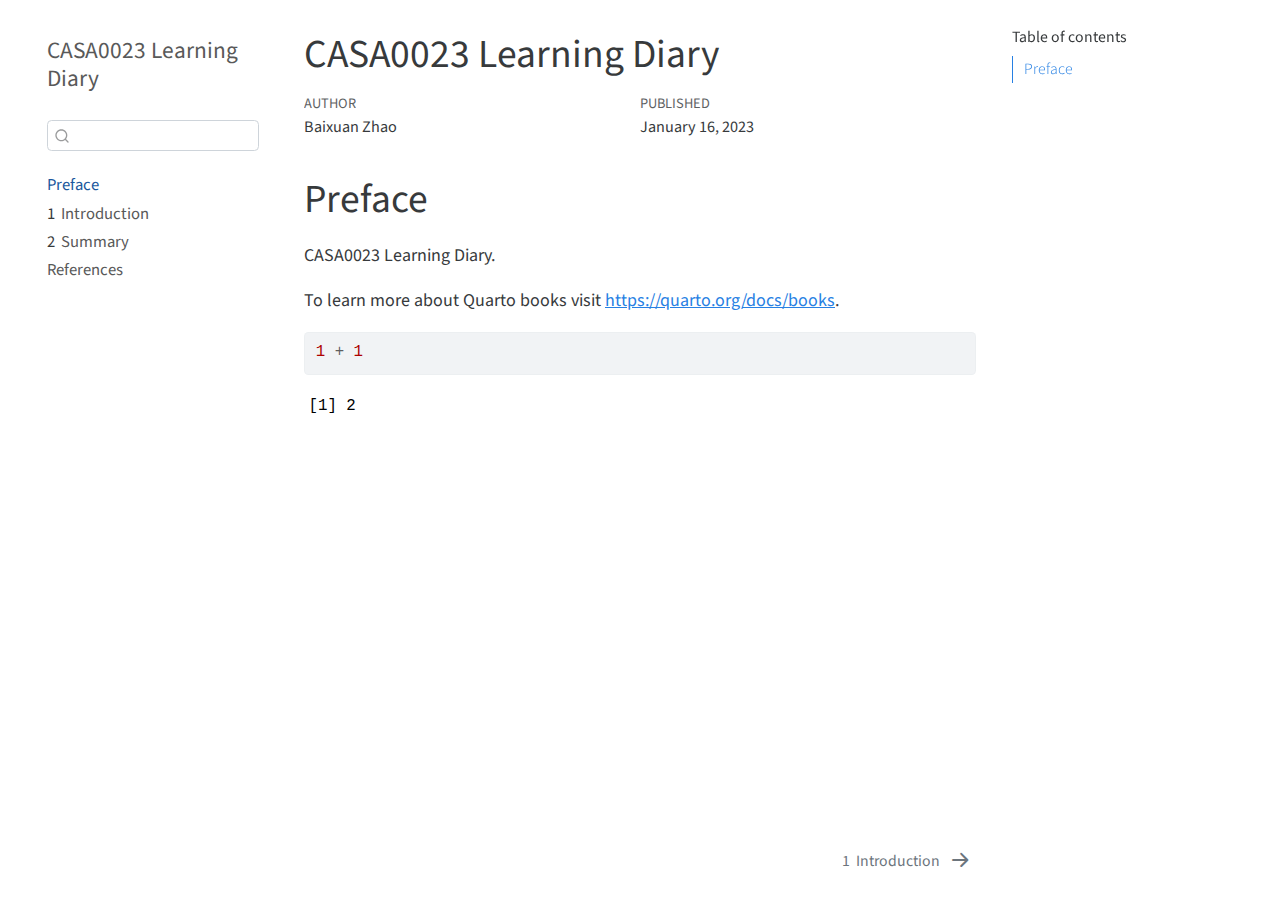
<file: docs/index.html>
<!DOCTYPE html>
<html xmlns="http://www.w3.org/1999/xhtml" lang="en" xml:lang="en"><head>

<meta charset="utf-8">
<meta name="generator" content="quarto-1.2.313">

<meta name="viewport" content="width=device-width, initial-scale=1.0, user-scalable=yes">

<meta name="author" content="Baixuan Zhao">
<meta name="dcterms.date" content="2023-01-16">

<title>CASA0023 Learning Diary</title>
<style>
code{white-space: pre-wrap;}
span.smallcaps{font-variant: small-caps;}
div.columns{display: flex; gap: min(4vw, 1.5em);}
div.column{flex: auto; overflow-x: auto;}
div.hanging-indent{margin-left: 1.5em; text-indent: -1.5em;}
ul.task-list{list-style: none;}
ul.task-list li input[type="checkbox"] {
  width: 0.8em;
  margin: 0 0.8em 0.2em -1.6em;
  vertical-align: middle;
}
pre > code.sourceCode { white-space: pre; position: relative; }
pre > code.sourceCode > span { display: inline-block; line-height: 1.25; }
pre > code.sourceCode > span:empty { height: 1.2em; }
.sourceCode { overflow: visible; }
code.sourceCode > span { color: inherit; text-decoration: inherit; }
div.sourceCode { margin: 1em 0; }
pre.sourceCode { margin: 0; }
@media screen {
div.sourceCode { overflow: auto; }
}
@media print {
pre > code.sourceCode { white-space: pre-wrap; }
pre > code.sourceCode > span { text-indent: -5em; padding-left: 5em; }
}
pre.numberSource code
  { counter-reset: source-line 0; }
pre.numberSource code > span
  { position: relative; left: -4em; counter-increment: source-line; }
pre.numberSource code > span > a:first-child::before
  { content: counter(source-line);
    position: relative; left: -1em; text-align: right; vertical-align: baseline;
    border: none; display: inline-block;
    -webkit-touch-callout: none; -webkit-user-select: none;
    -khtml-user-select: none; -moz-user-select: none;
    -ms-user-select: none; user-select: none;
    padding: 0 4px; width: 4em;
    color: #aaaaaa;
  }
pre.numberSource { margin-left: 3em; border-left: 1px solid #aaaaaa;  padding-left: 4px; }
div.sourceCode
  {   }
@media screen {
pre > code.sourceCode > span > a:first-child::before { text-decoration: underline; }
}
code span.al { color: #ff0000; font-weight: bold; } /* Alert */
code span.an { color: #60a0b0; font-weight: bold; font-style: italic; } /* Annotation */
code span.at { color: #7d9029; } /* Attribute */
code span.bn { color: #40a070; } /* BaseN */
code span.bu { color: #008000; } /* BuiltIn */
code span.cf { color: #007020; font-weight: bold; } /* ControlFlow */
code span.ch { color: #4070a0; } /* Char */
code span.cn { color: #880000; } /* Constant */
code span.co { color: #60a0b0; font-style: italic; } /* Comment */
code span.cv { color: #60a0b0; font-weight: bold; font-style: italic; } /* CommentVar */
code span.do { color: #ba2121; font-style: italic; } /* Documentation */
code span.dt { color: #902000; } /* DataType */
code span.dv { color: #40a070; } /* DecVal */
code span.er { color: #ff0000; font-weight: bold; } /* Error */
code span.ex { } /* Extension */
code span.fl { color: #40a070; } /* Float */
code span.fu { color: #06287e; } /* Function */
code span.im { color: #008000; font-weight: bold; } /* Import */
code span.in { color: #60a0b0; font-weight: bold; font-style: italic; } /* Information */
code span.kw { color: #007020; font-weight: bold; } /* Keyword */
code span.op { color: #666666; } /* Operator */
code span.ot { color: #007020; } /* Other */
code span.pp { color: #bc7a00; } /* Preprocessor */
code span.sc { color: #4070a0; } /* SpecialChar */
code span.ss { color: #bb6688; } /* SpecialString */
code span.st { color: #4070a0; } /* String */
code span.va { color: #19177c; } /* Variable */
code span.vs { color: #4070a0; } /* VerbatimString */
code span.wa { color: #60a0b0; font-weight: bold; font-style: italic; } /* Warning */
</style>


<script src="site_libs/quarto-nav/quarto-nav.js"></script>
<script src="site_libs/quarto-nav/headroom.min.js"></script>
<script src="site_libs/clipboard/clipboard.min.js"></script>
<script src="site_libs/quarto-search/autocomplete.umd.js"></script>
<script src="site_libs/quarto-search/fuse.min.js"></script>
<script src="site_libs/quarto-search/quarto-search.js"></script>
<meta name="quarto:offset" content="./">
<link href="./intro.html" rel="next">
<script src="site_libs/quarto-html/quarto.js"></script>
<script src="site_libs/quarto-html/popper.min.js"></script>
<script src="site_libs/quarto-html/tippy.umd.min.js"></script>
<script src="site_libs/quarto-html/anchor.min.js"></script>
<link href="site_libs/quarto-html/tippy.css" rel="stylesheet">
<link href="site_libs/quarto-html/quarto-syntax-highlighting.css" rel="stylesheet" id="quarto-text-highlighting-styles">
<script src="site_libs/bootstrap/bootstrap.min.js"></script>
<link href="site_libs/bootstrap/bootstrap-icons.css" rel="stylesheet">
<link href="site_libs/bootstrap/bootstrap.min.css" rel="stylesheet" id="quarto-bootstrap" data-mode="light">
<script id="quarto-search-options" type="application/json">{
  "location": "sidebar",
  "copy-button": false,
  "collapse-after": 3,
  "panel-placement": "start",
  "type": "textbox",
  "limit": 20,
  "language": {
    "search-no-results-text": "No results",
    "search-matching-documents-text": "matching documents",
    "search-copy-link-title": "Copy link to search",
    "search-hide-matches-text": "Hide additional matches",
    "search-more-match-text": "more match in this document",
    "search-more-matches-text": "more matches in this document",
    "search-clear-button-title": "Clear",
    "search-detached-cancel-button-title": "Cancel",
    "search-submit-button-title": "Submit"
  }
}</script>


</head>

<body class="nav-sidebar floating">

<div id="quarto-search-results"></div>
  <header id="quarto-header" class="headroom fixed-top">
  <nav class="quarto-secondary-nav" data-bs-toggle="collapse" data-bs-target="#quarto-sidebar" aria-controls="quarto-sidebar" aria-expanded="false" aria-label="Toggle sidebar navigation" onclick="if (window.quartoToggleHeadroom) { window.quartoToggleHeadroom(); }">
    <div class="container-fluid d-flex justify-content-between">
      <h1 class="quarto-secondary-nav-title">CASA0023 Learning Diary</h1>
      <button type="button" class="quarto-btn-toggle btn" aria-label="Show secondary navigation">
        <i class="bi bi-chevron-right"></i>
      </button>
    </div>
  </nav>
</header>
<!-- content -->
<div id="quarto-content" class="quarto-container page-columns page-rows-contents page-layout-article">
<!-- sidebar -->
  <nav id="quarto-sidebar" class="sidebar collapse sidebar-navigation floating overflow-auto">
    <div class="pt-lg-2 mt-2 text-left sidebar-header">
    <div class="sidebar-title mb-0 py-0">
      <a href="./">CASA0023 Learning Diary</a> 
    </div>
      </div>
      <div class="mt-2 flex-shrink-0 align-items-center">
        <div class="sidebar-search">
        <div id="quarto-search" class="" title="Search"></div>
        </div>
      </div>
    <div class="sidebar-menu-container"> 
    <ul class="list-unstyled mt-1">
        <li class="sidebar-item">
  <div class="sidebar-item-container"> 
  <a href="./index.html" class="sidebar-item-text sidebar-link active">Preface</a>
  </div>
</li>
        <li class="sidebar-item">
  <div class="sidebar-item-container"> 
  <a href="./intro.html" class="sidebar-item-text sidebar-link"><span class="chapter-number">1</span>&nbsp; <span class="chapter-title">Introduction</span></a>
  </div>
</li>
        <li class="sidebar-item">
  <div class="sidebar-item-container"> 
  <a href="./summary.html" class="sidebar-item-text sidebar-link"><span class="chapter-number">2</span>&nbsp; <span class="chapter-title">Summary</span></a>
  </div>
</li>
        <li class="sidebar-item">
  <div class="sidebar-item-container"> 
  <a href="./references.html" class="sidebar-item-text sidebar-link">References</a>
  </div>
</li>
    </ul>
    </div>
</nav>
<!-- margin-sidebar -->
    <div id="quarto-margin-sidebar" class="sidebar margin-sidebar">
        <nav id="TOC" role="doc-toc" class="toc-active">
    <h2 id="toc-title">Table of contents</h2>
   
  <ul>
  <li><a href="#preface" id="toc-preface" class="nav-link active" data-scroll-target="#preface">Preface</a></li>
  </ul>
</nav>
    </div>
<!-- main -->
<main class="content" id="quarto-document-content">

<header id="title-block-header" class="quarto-title-block default">
<div class="quarto-title">
<h1 class="title d-none d-lg-block">CASA0023 Learning Diary</h1>
</div>



<div class="quarto-title-meta">

    <div>
    <div class="quarto-title-meta-heading">Author</div>
    <div class="quarto-title-meta-contents">
             <p>Baixuan Zhao </p>
          </div>
  </div>
    
    <div>
    <div class="quarto-title-meta-heading">Published</div>
    <div class="quarto-title-meta-contents">
      <p class="date">January 16, 2023</p>
    </div>
  </div>
  
    
  </div>
  

</header>

<section id="preface" class="level1 unnumbered">
<h1 class="unnumbered">Preface</h1>
<p>CASA0023 Learning Diary.</p>
<p>To learn more about Quarto books visit <a href="https://quarto.org/docs/books" class="uri">https://quarto.org/docs/books</a>.</p>
<div class="cell">
<div class="sourceCode cell-code" id="cb1"><pre class="sourceCode r code-with-copy"><code class="sourceCode r"><span id="cb1-1"><a href="#cb1-1" aria-hidden="true" tabindex="-1"></a><span class="dv">1</span> <span class="sc">+</span> <span class="dv">1</span></span></code><button title="Copy to Clipboard" class="code-copy-button"><i class="bi"></i></button></pre></div>
<div class="cell-output cell-output-stdout">
<pre><code>[1] 2</code></pre>
</div>
</div>


</section>

</main> <!-- /main -->
<script id="quarto-html-after-body" type="application/javascript">
window.document.addEventListener("DOMContentLoaded", function (event) {
  const toggleBodyColorMode = (bsSheetEl) => {
    const mode = bsSheetEl.getAttribute("data-mode");
    const bodyEl = window.document.querySelector("body");
    if (mode === "dark") {
      bodyEl.classList.add("quarto-dark");
      bodyEl.classList.remove("quarto-light");
    } else {
      bodyEl.classList.add("quarto-light");
      bodyEl.classList.remove("quarto-dark");
    }
  }
  const toggleBodyColorPrimary = () => {
    const bsSheetEl = window.document.querySelector("link#quarto-bootstrap");
    if (bsSheetEl) {
      toggleBodyColorMode(bsSheetEl);
    }
  }
  toggleBodyColorPrimary();  
  const icon = "";
  const anchorJS = new window.AnchorJS();
  anchorJS.options = {
    placement: 'right',
    icon: icon
  };
  anchorJS.add('.anchored');
  const clipboard = new window.ClipboardJS('.code-copy-button', {
    target: function(trigger) {
      return trigger.previousElementSibling;
    }
  });
  clipboard.on('success', function(e) {
    // button target
    const button = e.trigger;
    // don't keep focus
    button.blur();
    // flash "checked"
    button.classList.add('code-copy-button-checked');
    var currentTitle = button.getAttribute("title");
    button.setAttribute("title", "Copied!");
    let tooltip;
    if (window.bootstrap) {
      button.setAttribute("data-bs-toggle", "tooltip");
      button.setAttribute("data-bs-placement", "left");
      button.setAttribute("data-bs-title", "Copied!");
      tooltip = new bootstrap.Tooltip(button, 
        { trigger: "manual", 
          customClass: "code-copy-button-tooltip",
          offset: [0, -8]});
      tooltip.show();    
    }
    setTimeout(function() {
      if (tooltip) {
        tooltip.hide();
        button.removeAttribute("data-bs-title");
        button.removeAttribute("data-bs-toggle");
        button.removeAttribute("data-bs-placement");
      }
      button.setAttribute("title", currentTitle);
      button.classList.remove('code-copy-button-checked');
    }, 1000);
    // clear code selection
    e.clearSelection();
  });
  function tippyHover(el, contentFn) {
    const config = {
      allowHTML: true,
      content: contentFn,
      maxWidth: 500,
      delay: 100,
      arrow: false,
      appendTo: function(el) {
          return el.parentElement;
      },
      interactive: true,
      interactiveBorder: 10,
      theme: 'quarto',
      placement: 'bottom-start'
    };
    window.tippy(el, config); 
  }
  const noterefs = window.document.querySelectorAll('a[role="doc-noteref"]');
  for (var i=0; i<noterefs.length; i++) {
    const ref = noterefs[i];
    tippyHover(ref, function() {
      // use id or data attribute instead here
      let href = ref.getAttribute('data-footnote-href') || ref.getAttribute('href');
      try { href = new URL(href).hash; } catch {}
      const id = href.replace(/^#\/?/, "");
      const note = window.document.getElementById(id);
      return note.innerHTML;
    });
  }
  const findCites = (el) => {
    const parentEl = el.parentElement;
    if (parentEl) {
      const cites = parentEl.dataset.cites;
      if (cites) {
        return {
          el,
          cites: cites.split(' ')
        };
      } else {
        return findCites(el.parentElement)
      }
    } else {
      return undefined;
    }
  };
  var bibliorefs = window.document.querySelectorAll('a[role="doc-biblioref"]');
  for (var i=0; i<bibliorefs.length; i++) {
    const ref = bibliorefs[i];
    const citeInfo = findCites(ref);
    if (citeInfo) {
      tippyHover(citeInfo.el, function() {
        var popup = window.document.createElement('div');
        citeInfo.cites.forEach(function(cite) {
          var citeDiv = window.document.createElement('div');
          citeDiv.classList.add('hanging-indent');
          citeDiv.classList.add('csl-entry');
          var biblioDiv = window.document.getElementById('ref-' + cite);
          if (biblioDiv) {
            citeDiv.innerHTML = biblioDiv.innerHTML;
          }
          popup.appendChild(citeDiv);
        });
        return popup.innerHTML;
      });
    }
  }
});
</script>
<nav class="page-navigation">
  <div class="nav-page nav-page-previous">
  </div>
  <div class="nav-page nav-page-next">
      <a href="./intro.html" class="pagination-link">
        <span class="nav-page-text"><span class="chapter-number">1</span>&nbsp; <span class="chapter-title">Introduction</span></span> <i class="bi bi-arrow-right-short"></i>
      </a>
  </div>
</nav>
</div> <!-- /content -->



</body></html>
</file>
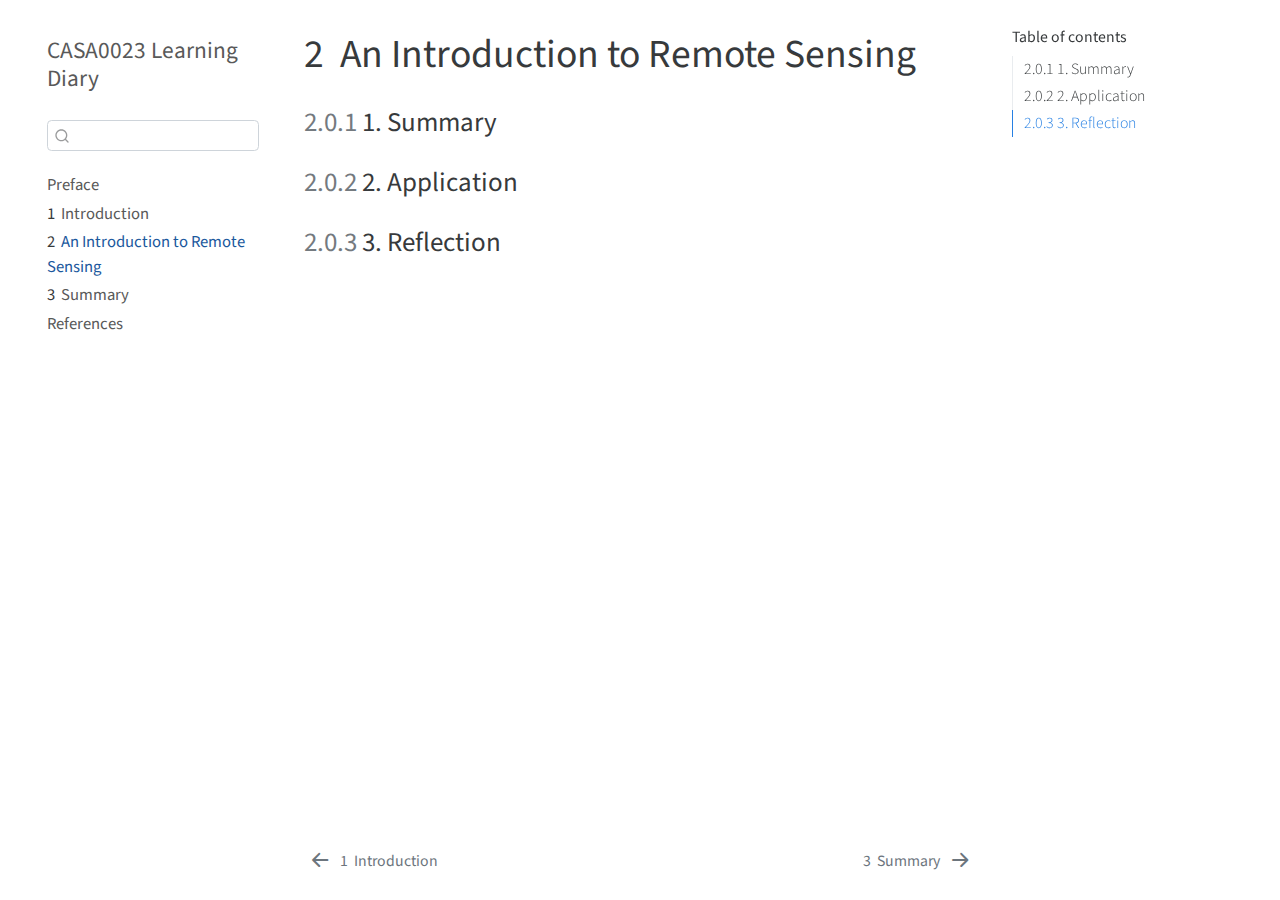
<file: docs/Chapter1.html>
<!DOCTYPE html>
<html xmlns="http://www.w3.org/1999/xhtml" lang="en" xml:lang="en"><head>

<meta charset="utf-8">
<meta name="generator" content="quarto-1.2.313">

<meta name="viewport" content="width=device-width, initial-scale=1.0, user-scalable=yes">


<title>CASA0023 Learning Diary - 2&nbsp; An Introduction to Remote Sensing</title>
<style>
code{white-space: pre-wrap;}
span.smallcaps{font-variant: small-caps;}
div.columns{display: flex; gap: min(4vw, 1.5em);}
div.column{flex: auto; overflow-x: auto;}
div.hanging-indent{margin-left: 1.5em; text-indent: -1.5em;}
ul.task-list{list-style: none;}
ul.task-list li input[type="checkbox"] {
  width: 0.8em;
  margin: 0 0.8em 0.2em -1.6em;
  vertical-align: middle;
}
</style>


<script src="site_libs/quarto-nav/quarto-nav.js"></script>
<script src="site_libs/quarto-nav/headroom.min.js"></script>
<script src="site_libs/clipboard/clipboard.min.js"></script>
<script src="site_libs/quarto-search/autocomplete.umd.js"></script>
<script src="site_libs/quarto-search/fuse.min.js"></script>
<script src="site_libs/quarto-search/quarto-search.js"></script>
<meta name="quarto:offset" content="./">
<link href="./summary.html" rel="next">
<link href="./intro.html" rel="prev">
<script src="site_libs/quarto-html/quarto.js"></script>
<script src="site_libs/quarto-html/popper.min.js"></script>
<script src="site_libs/quarto-html/tippy.umd.min.js"></script>
<script src="site_libs/quarto-html/anchor.min.js"></script>
<link href="site_libs/quarto-html/tippy.css" rel="stylesheet">
<link href="site_libs/quarto-html/quarto-syntax-highlighting.css" rel="stylesheet" id="quarto-text-highlighting-styles">
<script src="site_libs/bootstrap/bootstrap.min.js"></script>
<link href="site_libs/bootstrap/bootstrap-icons.css" rel="stylesheet">
<link href="site_libs/bootstrap/bootstrap.min.css" rel="stylesheet" id="quarto-bootstrap" data-mode="light">
<script id="quarto-search-options" type="application/json">{
  "location": "sidebar",
  "copy-button": false,
  "collapse-after": 3,
  "panel-placement": "start",
  "type": "textbox",
  "limit": 20,
  "language": {
    "search-no-results-text": "No results",
    "search-matching-documents-text": "matching documents",
    "search-copy-link-title": "Copy link to search",
    "search-hide-matches-text": "Hide additional matches",
    "search-more-match-text": "more match in this document",
    "search-more-matches-text": "more matches in this document",
    "search-clear-button-title": "Clear",
    "search-detached-cancel-button-title": "Cancel",
    "search-submit-button-title": "Submit"
  }
}</script>


</head>

<body class="nav-sidebar floating">

<div id="quarto-search-results"></div>
  <header id="quarto-header" class="headroom fixed-top">
  <nav class="quarto-secondary-nav" data-bs-toggle="collapse" data-bs-target="#quarto-sidebar" aria-controls="quarto-sidebar" aria-expanded="false" aria-label="Toggle sidebar navigation" onclick="if (window.quartoToggleHeadroom) { window.quartoToggleHeadroom(); }">
    <div class="container-fluid d-flex justify-content-between">
      <h1 class="quarto-secondary-nav-title"><span class="chapter-number">2</span>&nbsp; <span class="chapter-title">An Introduction to Remote Sensing</span></h1>
      <button type="button" class="quarto-btn-toggle btn" aria-label="Show secondary navigation">
        <i class="bi bi-chevron-right"></i>
      </button>
    </div>
  </nav>
</header>
<!-- content -->
<div id="quarto-content" class="quarto-container page-columns page-rows-contents page-layout-article">
<!-- sidebar -->
  <nav id="quarto-sidebar" class="sidebar collapse sidebar-navigation floating overflow-auto">
    <div class="pt-lg-2 mt-2 text-left sidebar-header">
    <div class="sidebar-title mb-0 py-0">
      <a href="./">CASA0023 Learning Diary</a> 
    </div>
      </div>
      <div class="mt-2 flex-shrink-0 align-items-center">
        <div class="sidebar-search">
        <div id="quarto-search" class="" title="Search"></div>
        </div>
      </div>
    <div class="sidebar-menu-container"> 
    <ul class="list-unstyled mt-1">
        <li class="sidebar-item">
  <div class="sidebar-item-container"> 
  <a href="./index.html" class="sidebar-item-text sidebar-link">Preface</a>
  </div>
</li>
        <li class="sidebar-item">
  <div class="sidebar-item-container"> 
  <a href="./intro.html" class="sidebar-item-text sidebar-link"><span class="chapter-number">1</span>&nbsp; <span class="chapter-title">Introduction</span></a>
  </div>
</li>
        <li class="sidebar-item">
  <div class="sidebar-item-container"> 
  <a href="./Chapter1.html" class="sidebar-item-text sidebar-link active"><span class="chapter-number">2</span>&nbsp; <span class="chapter-title">An Introduction to Remote Sensing</span></a>
  </div>
</li>
        <li class="sidebar-item">
  <div class="sidebar-item-container"> 
  <a href="./summary.html" class="sidebar-item-text sidebar-link"><span class="chapter-number">3</span>&nbsp; <span class="chapter-title">Summary</span></a>
  </div>
</li>
        <li class="sidebar-item">
  <div class="sidebar-item-container"> 
  <a href="./references.html" class="sidebar-item-text sidebar-link">References</a>
  </div>
</li>
    </ul>
    </div>
</nav>
<!-- margin-sidebar -->
    <div id="quarto-margin-sidebar" class="sidebar margin-sidebar">
        <nav id="TOC" role="doc-toc" class="toc-active">
    <h2 id="toc-title">Table of contents</h2>
   
  <ul>
  <li><a href="#summary" id="toc-summary" class="nav-link active" data-scroll-target="#summary"><span class="toc-section-number">2.0.1</span>  1. Summary</a></li>
  <li><a href="#application" id="toc-application" class="nav-link" data-scroll-target="#application"><span class="toc-section-number">2.0.2</span>  2. Application</a></li>
  <li><a href="#reflection" id="toc-reflection" class="nav-link" data-scroll-target="#reflection"><span class="toc-section-number">2.0.3</span>  3. Reflection</a></li>
  </ul>
</nav>
    </div>
<!-- main -->
<main class="content" id="quarto-document-content">

<header id="title-block-header" class="quarto-title-block default">
<div class="quarto-title">
<h1 class="title d-none d-lg-block"><span class="chapter-number">2</span>&nbsp; <span class="chapter-title">An Introduction to Remote Sensing</span></h1>
</div>



<div class="quarto-title-meta">

    
  
    
  </div>
  

</header>

<section id="summary" class="level3" data-number="2.0.1">
<h3 data-number="2.0.1" class="anchored" data-anchor-id="summary"><span class="header-section-number">2.0.1</span> 1. Summary</h3>
</section>
<section id="application" class="level3" data-number="2.0.2">
<h3 data-number="2.0.2" class="anchored" data-anchor-id="application"><span class="header-section-number">2.0.2</span> 2. Application</h3>
</section>
<section id="reflection" class="level3" data-number="2.0.3">
<h3 data-number="2.0.3" class="anchored" data-anchor-id="reflection"><span class="header-section-number">2.0.3</span> 3. Reflection</h3>


</section>

</main> <!-- /main -->
<script id="quarto-html-after-body" type="application/javascript">
window.document.addEventListener("DOMContentLoaded", function (event) {
  const toggleBodyColorMode = (bsSheetEl) => {
    const mode = bsSheetEl.getAttribute("data-mode");
    const bodyEl = window.document.querySelector("body");
    if (mode === "dark") {
      bodyEl.classList.add("quarto-dark");
      bodyEl.classList.remove("quarto-light");
    } else {
      bodyEl.classList.add("quarto-light");
      bodyEl.classList.remove("quarto-dark");
    }
  }
  const toggleBodyColorPrimary = () => {
    const bsSheetEl = window.document.querySelector("link#quarto-bootstrap");
    if (bsSheetEl) {
      toggleBodyColorMode(bsSheetEl);
    }
  }
  toggleBodyColorPrimary();  
  const icon = "";
  const anchorJS = new window.AnchorJS();
  anchorJS.options = {
    placement: 'right',
    icon: icon
  };
  anchorJS.add('.anchored');
  const clipboard = new window.ClipboardJS('.code-copy-button', {
    target: function(trigger) {
      return trigger.previousElementSibling;
    }
  });
  clipboard.on('success', function(e) {
    // button target
    const button = e.trigger;
    // don't keep focus
    button.blur();
    // flash "checked"
    button.classList.add('code-copy-button-checked');
    var currentTitle = button.getAttribute("title");
    button.setAttribute("title", "Copied!");
    let tooltip;
    if (window.bootstrap) {
      button.setAttribute("data-bs-toggle", "tooltip");
      button.setAttribute("data-bs-placement", "left");
      button.setAttribute("data-bs-title", "Copied!");
      tooltip = new bootstrap.Tooltip(button, 
        { trigger: "manual", 
          customClass: "code-copy-button-tooltip",
          offset: [0, -8]});
      tooltip.show();    
    }
    setTimeout(function() {
      if (tooltip) {
        tooltip.hide();
        button.removeAttribute("data-bs-title");
        button.removeAttribute("data-bs-toggle");
        button.removeAttribute("data-bs-placement");
      }
      button.setAttribute("title", currentTitle);
      button.classList.remove('code-copy-button-checked');
    }, 1000);
    // clear code selection
    e.clearSelection();
  });
  function tippyHover(el, contentFn) {
    const config = {
      allowHTML: true,
      content: contentFn,
      maxWidth: 500,
      delay: 100,
      arrow: false,
      appendTo: function(el) {
          return el.parentElement;
      },
      interactive: true,
      interactiveBorder: 10,
      theme: 'quarto',
      placement: 'bottom-start'
    };
    window.tippy(el, config); 
  }
  const noterefs = window.document.querySelectorAll('a[role="doc-noteref"]');
  for (var i=0; i<noterefs.length; i++) {
    const ref = noterefs[i];
    tippyHover(ref, function() {
      // use id or data attribute instead here
      let href = ref.getAttribute('data-footnote-href') || ref.getAttribute('href');
      try { href = new URL(href).hash; } catch {}
      const id = href.replace(/^#\/?/, "");
      const note = window.document.getElementById(id);
      return note.innerHTML;
    });
  }
  const findCites = (el) => {
    const parentEl = el.parentElement;
    if (parentEl) {
      const cites = parentEl.dataset.cites;
      if (cites) {
        return {
          el,
          cites: cites.split(' ')
        };
      } else {
        return findCites(el.parentElement)
      }
    } else {
      return undefined;
    }
  };
  var bibliorefs = window.document.querySelectorAll('a[role="doc-biblioref"]');
  for (var i=0; i<bibliorefs.length; i++) {
    const ref = bibliorefs[i];
    const citeInfo = findCites(ref);
    if (citeInfo) {
      tippyHover(citeInfo.el, function() {
        var popup = window.document.createElement('div');
        citeInfo.cites.forEach(function(cite) {
          var citeDiv = window.document.createElement('div');
          citeDiv.classList.add('hanging-indent');
          citeDiv.classList.add('csl-entry');
          var biblioDiv = window.document.getElementById('ref-' + cite);
          if (biblioDiv) {
            citeDiv.innerHTML = biblioDiv.innerHTML;
          }
          popup.appendChild(citeDiv);
        });
        return popup.innerHTML;
      });
    }
  }
});
</script>
<nav class="page-navigation">
  <div class="nav-page nav-page-previous">
      <a href="./intro.html" class="pagination-link">
        <i class="bi bi-arrow-left-short"></i> <span class="nav-page-text"><span class="chapter-number">1</span>&nbsp; <span class="chapter-title">Introduction</span></span>
      </a>          
  </div>
  <div class="nav-page nav-page-next">
      <a href="./summary.html" class="pagination-link">
        <span class="nav-page-text"><span class="chapter-number">3</span>&nbsp; <span class="chapter-title">Summary</span></span> <i class="bi bi-arrow-right-short"></i>
      </a>
  </div>
</nav>
</div> <!-- /content -->



</body></html>
</file>
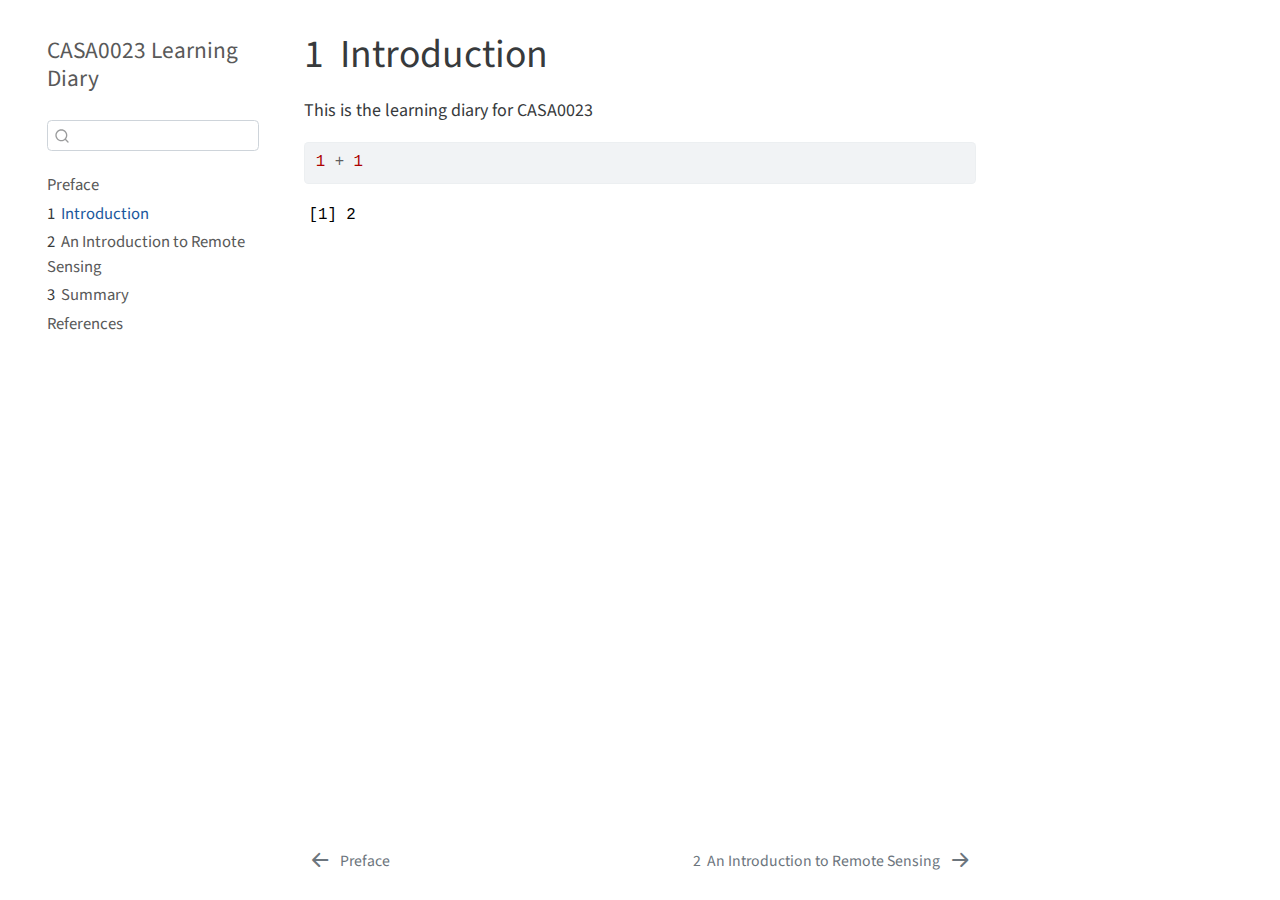
<file: docs/intro.html>
<!DOCTYPE html>
<html xmlns="http://www.w3.org/1999/xhtml" lang="en" xml:lang="en"><head>

<meta charset="utf-8">
<meta name="generator" content="quarto-1.2.313">

<meta name="viewport" content="width=device-width, initial-scale=1.0, user-scalable=yes">


<title>CASA0023 Learning Diary - 1&nbsp; Introduction</title>
<style>
code{white-space: pre-wrap;}
span.smallcaps{font-variant: small-caps;}
div.columns{display: flex; gap: min(4vw, 1.5em);}
div.column{flex: auto; overflow-x: auto;}
div.hanging-indent{margin-left: 1.5em; text-indent: -1.5em;}
ul.task-list{list-style: none;}
ul.task-list li input[type="checkbox"] {
  width: 0.8em;
  margin: 0 0.8em 0.2em -1.6em;
  vertical-align: middle;
}
pre > code.sourceCode { white-space: pre; position: relative; }
pre > code.sourceCode > span { display: inline-block; line-height: 1.25; }
pre > code.sourceCode > span:empty { height: 1.2em; }
.sourceCode { overflow: visible; }
code.sourceCode > span { color: inherit; text-decoration: inherit; }
div.sourceCode { margin: 1em 0; }
pre.sourceCode { margin: 0; }
@media screen {
div.sourceCode { overflow: auto; }
}
@media print {
pre > code.sourceCode { white-space: pre-wrap; }
pre > code.sourceCode > span { text-indent: -5em; padding-left: 5em; }
}
pre.numberSource code
  { counter-reset: source-line 0; }
pre.numberSource code > span
  { position: relative; left: -4em; counter-increment: source-line; }
pre.numberSource code > span > a:first-child::before
  { content: counter(source-line);
    position: relative; left: -1em; text-align: right; vertical-align: baseline;
    border: none; display: inline-block;
    -webkit-touch-callout: none; -webkit-user-select: none;
    -khtml-user-select: none; -moz-user-select: none;
    -ms-user-select: none; user-select: none;
    padding: 0 4px; width: 4em;
    color: #aaaaaa;
  }
pre.numberSource { margin-left: 3em; border-left: 1px solid #aaaaaa;  padding-left: 4px; }
div.sourceCode
  {   }
@media screen {
pre > code.sourceCode > span > a:first-child::before { text-decoration: underline; }
}
code span.al { color: #ff0000; font-weight: bold; } /* Alert */
code span.an { color: #60a0b0; font-weight: bold; font-style: italic; } /* Annotation */
code span.at { color: #7d9029; } /* Attribute */
code span.bn { color: #40a070; } /* BaseN */
code span.bu { color: #008000; } /* BuiltIn */
code span.cf { color: #007020; font-weight: bold; } /* ControlFlow */
code span.ch { color: #4070a0; } /* Char */
code span.cn { color: #880000; } /* Constant */
code span.co { color: #60a0b0; font-style: italic; } /* Comment */
code span.cv { color: #60a0b0; font-weight: bold; font-style: italic; } /* CommentVar */
code span.do { color: #ba2121; font-style: italic; } /* Documentation */
code span.dt { color: #902000; } /* DataType */
code span.dv { color: #40a070; } /* DecVal */
code span.er { color: #ff0000; font-weight: bold; } /* Error */
code span.ex { } /* Extension */
code span.fl { color: #40a070; } /* Float */
code span.fu { color: #06287e; } /* Function */
code span.im { color: #008000; font-weight: bold; } /* Import */
code span.in { color: #60a0b0; font-weight: bold; font-style: italic; } /* Information */
code span.kw { color: #007020; font-weight: bold; } /* Keyword */
code span.op { color: #666666; } /* Operator */
code span.ot { color: #007020; } /* Other */
code span.pp { color: #bc7a00; } /* Preprocessor */
code span.sc { color: #4070a0; } /* SpecialChar */
code span.ss { color: #bb6688; } /* SpecialString */
code span.st { color: #4070a0; } /* String */
code span.va { color: #19177c; } /* Variable */
code span.vs { color: #4070a0; } /* VerbatimString */
code span.wa { color: #60a0b0; font-weight: bold; font-style: italic; } /* Warning */
</style>


<script src="site_libs/quarto-nav/quarto-nav.js"></script>
<script src="site_libs/quarto-nav/headroom.min.js"></script>
<script src="site_libs/clipboard/clipboard.min.js"></script>
<script src="site_libs/quarto-search/autocomplete.umd.js"></script>
<script src="site_libs/quarto-search/fuse.min.js"></script>
<script src="site_libs/quarto-search/quarto-search.js"></script>
<meta name="quarto:offset" content="./">
<link href="./Chapter1.html" rel="next">
<link href="./index.html" rel="prev">
<script src="site_libs/quarto-html/quarto.js"></script>
<script src="site_libs/quarto-html/popper.min.js"></script>
<script src="site_libs/quarto-html/tippy.umd.min.js"></script>
<script src="site_libs/quarto-html/anchor.min.js"></script>
<link href="site_libs/quarto-html/tippy.css" rel="stylesheet">
<link href="site_libs/quarto-html/quarto-syntax-highlighting.css" rel="stylesheet" id="quarto-text-highlighting-styles">
<script src="site_libs/bootstrap/bootstrap.min.js"></script>
<link href="site_libs/bootstrap/bootstrap-icons.css" rel="stylesheet">
<link href="site_libs/bootstrap/bootstrap.min.css" rel="stylesheet" id="quarto-bootstrap" data-mode="light">
<script id="quarto-search-options" type="application/json">{
  "location": "sidebar",
  "copy-button": false,
  "collapse-after": 3,
  "panel-placement": "start",
  "type": "textbox",
  "limit": 20,
  "language": {
    "search-no-results-text": "No results",
    "search-matching-documents-text": "matching documents",
    "search-copy-link-title": "Copy link to search",
    "search-hide-matches-text": "Hide additional matches",
    "search-more-match-text": "more match in this document",
    "search-more-matches-text": "more matches in this document",
    "search-clear-button-title": "Clear",
    "search-detached-cancel-button-title": "Cancel",
    "search-submit-button-title": "Submit"
  }
}</script>


</head>

<body class="nav-sidebar floating">

<div id="quarto-search-results"></div>
  <header id="quarto-header" class="headroom fixed-top">
  <nav class="quarto-secondary-nav" data-bs-toggle="collapse" data-bs-target="#quarto-sidebar" aria-controls="quarto-sidebar" aria-expanded="false" aria-label="Toggle sidebar navigation" onclick="if (window.quartoToggleHeadroom) { window.quartoToggleHeadroom(); }">
    <div class="container-fluid d-flex justify-content-between">
      <h1 class="quarto-secondary-nav-title"><span class="chapter-number">1</span>&nbsp; <span class="chapter-title">Introduction</span></h1>
      <button type="button" class="quarto-btn-toggle btn" aria-label="Show secondary navigation">
        <i class="bi bi-chevron-right"></i>
      </button>
    </div>
  </nav>
</header>
<!-- content -->
<div id="quarto-content" class="quarto-container page-columns page-rows-contents page-layout-article">
<!-- sidebar -->
  <nav id="quarto-sidebar" class="sidebar collapse sidebar-navigation floating overflow-auto">
    <div class="pt-lg-2 mt-2 text-left sidebar-header">
    <div class="sidebar-title mb-0 py-0">
      <a href="./">CASA0023 Learning Diary</a> 
    </div>
      </div>
      <div class="mt-2 flex-shrink-0 align-items-center">
        <div class="sidebar-search">
        <div id="quarto-search" class="" title="Search"></div>
        </div>
      </div>
    <div class="sidebar-menu-container"> 
    <ul class="list-unstyled mt-1">
        <li class="sidebar-item">
  <div class="sidebar-item-container"> 
  <a href="./index.html" class="sidebar-item-text sidebar-link">Preface</a>
  </div>
</li>
        <li class="sidebar-item">
  <div class="sidebar-item-container"> 
  <a href="./intro.html" class="sidebar-item-text sidebar-link active"><span class="chapter-number">1</span>&nbsp; <span class="chapter-title">Introduction</span></a>
  </div>
</li>
        <li class="sidebar-item">
  <div class="sidebar-item-container"> 
  <a href="./Chapter1.html" class="sidebar-item-text sidebar-link"><span class="chapter-number">2</span>&nbsp; <span class="chapter-title">An Introduction to Remote Sensing</span></a>
  </div>
</li>
        <li class="sidebar-item">
  <div class="sidebar-item-container"> 
  <a href="./summary.html" class="sidebar-item-text sidebar-link"><span class="chapter-number">3</span>&nbsp; <span class="chapter-title">Summary</span></a>
  </div>
</li>
        <li class="sidebar-item">
  <div class="sidebar-item-container"> 
  <a href="./references.html" class="sidebar-item-text sidebar-link">References</a>
  </div>
</li>
    </ul>
    </div>
</nav>
<!-- margin-sidebar -->
    <div id="quarto-margin-sidebar" class="sidebar margin-sidebar">
        
    </div>
<!-- main -->
<main class="content" id="quarto-document-content">

<header id="title-block-header" class="quarto-title-block default">
<div class="quarto-title">
<h1 class="title d-none d-lg-block"><span class="chapter-number">1</span>&nbsp; <span class="chapter-title">Introduction</span></h1>
</div>



<div class="quarto-title-meta">

    
  
    
  </div>
  

</header>

<p>This is the learning diary for CASA0023</p>
<div class="cell">
<div class="sourceCode cell-code" id="cb1"><pre class="sourceCode r code-with-copy"><code class="sourceCode r"><span id="cb1-1"><a href="#cb1-1" aria-hidden="true" tabindex="-1"></a><span class="dv">1</span> <span class="sc">+</span> <span class="dv">1</span></span></code><button title="Copy to Clipboard" class="code-copy-button"><i class="bi"></i></button></pre></div>
<div class="cell-output cell-output-stdout">
<pre><code>[1] 2</code></pre>
</div>
</div>



</main> <!-- /main -->
<script id="quarto-html-after-body" type="application/javascript">
window.document.addEventListener("DOMContentLoaded", function (event) {
  const toggleBodyColorMode = (bsSheetEl) => {
    const mode = bsSheetEl.getAttribute("data-mode");
    const bodyEl = window.document.querySelector("body");
    if (mode === "dark") {
      bodyEl.classList.add("quarto-dark");
      bodyEl.classList.remove("quarto-light");
    } else {
      bodyEl.classList.add("quarto-light");
      bodyEl.classList.remove("quarto-dark");
    }
  }
  const toggleBodyColorPrimary = () => {
    const bsSheetEl = window.document.querySelector("link#quarto-bootstrap");
    if (bsSheetEl) {
      toggleBodyColorMode(bsSheetEl);
    }
  }
  toggleBodyColorPrimary();  
  const icon = "";
  const anchorJS = new window.AnchorJS();
  anchorJS.options = {
    placement: 'right',
    icon: icon
  };
  anchorJS.add('.anchored');
  const clipboard = new window.ClipboardJS('.code-copy-button', {
    target: function(trigger) {
      return trigger.previousElementSibling;
    }
  });
  clipboard.on('success', function(e) {
    // button target
    const button = e.trigger;
    // don't keep focus
    button.blur();
    // flash "checked"
    button.classList.add('code-copy-button-checked');
    var currentTitle = button.getAttribute("title");
    button.setAttribute("title", "Copied!");
    let tooltip;
    if (window.bootstrap) {
      button.setAttribute("data-bs-toggle", "tooltip");
      button.setAttribute("data-bs-placement", "left");
      button.setAttribute("data-bs-title", "Copied!");
      tooltip = new bootstrap.Tooltip(button, 
        { trigger: "manual", 
          customClass: "code-copy-button-tooltip",
          offset: [0, -8]});
      tooltip.show();    
    }
    setTimeout(function() {
      if (tooltip) {
        tooltip.hide();
        button.removeAttribute("data-bs-title");
        button.removeAttribute("data-bs-toggle");
        button.removeAttribute("data-bs-placement");
      }
      button.setAttribute("title", currentTitle);
      button.classList.remove('code-copy-button-checked');
    }, 1000);
    // clear code selection
    e.clearSelection();
  });
  function tippyHover(el, contentFn) {
    const config = {
      allowHTML: true,
      content: contentFn,
      maxWidth: 500,
      delay: 100,
      arrow: false,
      appendTo: function(el) {
          return el.parentElement;
      },
      interactive: true,
      interactiveBorder: 10,
      theme: 'quarto',
      placement: 'bottom-start'
    };
    window.tippy(el, config); 
  }
  const noterefs = window.document.querySelectorAll('a[role="doc-noteref"]');
  for (var i=0; i<noterefs.length; i++) {
    const ref = noterefs[i];
    tippyHover(ref, function() {
      // use id or data attribute instead here
      let href = ref.getAttribute('data-footnote-href') || ref.getAttribute('href');
      try { href = new URL(href).hash; } catch {}
      const id = href.replace(/^#\/?/, "");
      const note = window.document.getElementById(id);
      return note.innerHTML;
    });
  }
  const findCites = (el) => {
    const parentEl = el.parentElement;
    if (parentEl) {
      const cites = parentEl.dataset.cites;
      if (cites) {
        return {
          el,
          cites: cites.split(' ')
        };
      } else {
        return findCites(el.parentElement)
      }
    } else {
      return undefined;
    }
  };
  var bibliorefs = window.document.querySelectorAll('a[role="doc-biblioref"]');
  for (var i=0; i<bibliorefs.length; i++) {
    const ref = bibliorefs[i];
    const citeInfo = findCites(ref);
    if (citeInfo) {
      tippyHover(citeInfo.el, function() {
        var popup = window.document.createElement('div');
        citeInfo.cites.forEach(function(cite) {
          var citeDiv = window.document.createElement('div');
          citeDiv.classList.add('hanging-indent');
          citeDiv.classList.add('csl-entry');
          var biblioDiv = window.document.getElementById('ref-' + cite);
          if (biblioDiv) {
            citeDiv.innerHTML = biblioDiv.innerHTML;
          }
          popup.appendChild(citeDiv);
        });
        return popup.innerHTML;
      });
    }
  }
});
</script>
<nav class="page-navigation">
  <div class="nav-page nav-page-previous">
      <a href="./index.html" class="pagination-link">
        <i class="bi bi-arrow-left-short"></i> <span class="nav-page-text">Preface</span>
      </a>          
  </div>
  <div class="nav-page nav-page-next">
      <a href="./Chapter1.html" class="pagination-link">
        <span class="nav-page-text"><span class="chapter-number">2</span>&nbsp; <span class="chapter-title">An Introduction to Remote Sensing</span></span> <i class="bi bi-arrow-right-short"></i>
      </a>
  </div>
</nav>
</div> <!-- /content -->



</body></html>
</file>
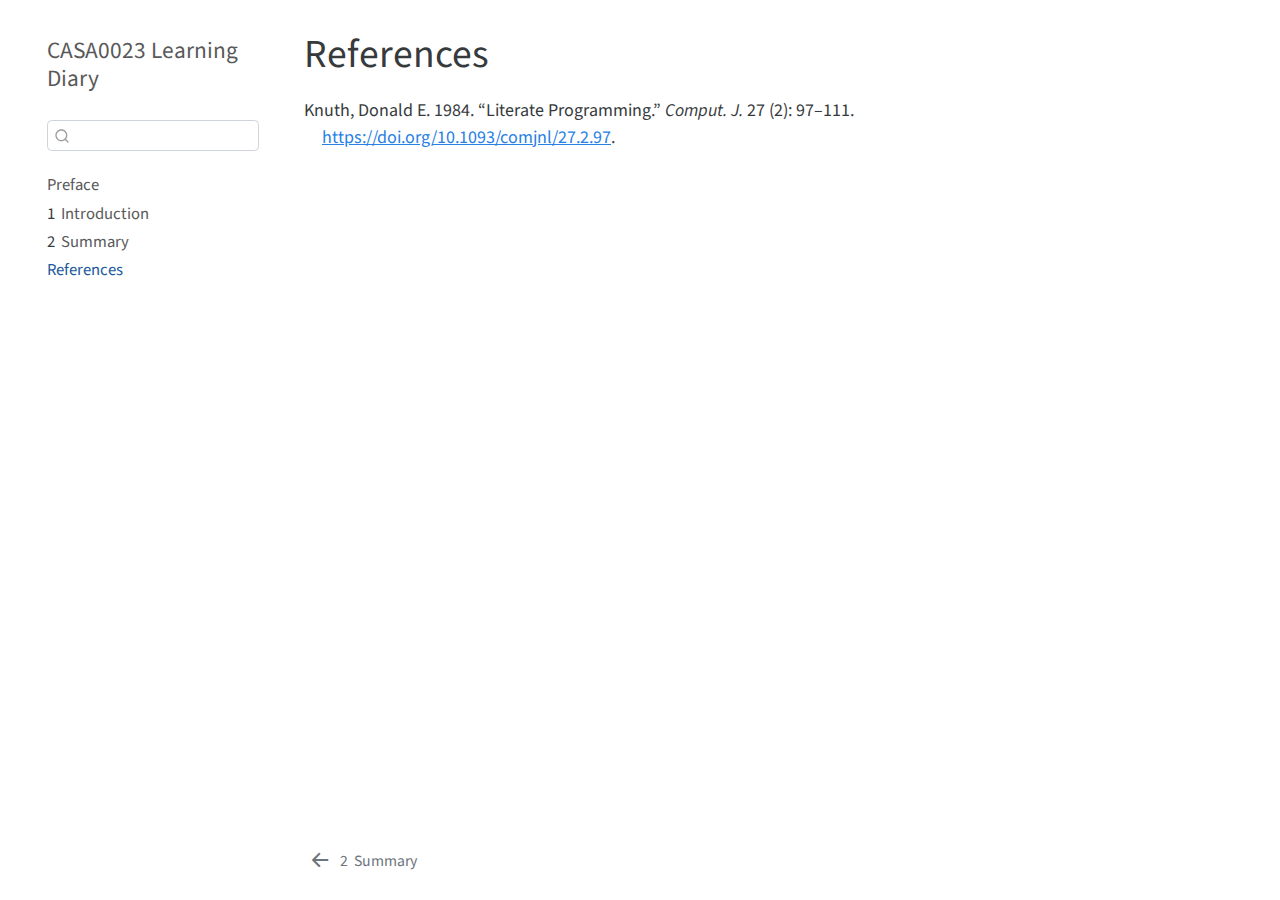
<file: docs/references.html>
<!DOCTYPE html>
<html xmlns="http://www.w3.org/1999/xhtml" lang="en" xml:lang="en"><head>

<meta charset="utf-8">
<meta name="generator" content="quarto-1.2.313">

<meta name="viewport" content="width=device-width, initial-scale=1.0, user-scalable=yes">


<title>CASA0023 Learning Diary - References</title>
<style>
code{white-space: pre-wrap;}
span.smallcaps{font-variant: small-caps;}
div.columns{display: flex; gap: min(4vw, 1.5em);}
div.column{flex: auto; overflow-x: auto;}
div.hanging-indent{margin-left: 1.5em; text-indent: -1.5em;}
ul.task-list{list-style: none;}
ul.task-list li input[type="checkbox"] {
  width: 0.8em;
  margin: 0 0.8em 0.2em -1.6em;
  vertical-align: middle;
}
div.csl-bib-body { }
div.csl-entry {
  clear: both;
}
.hanging div.csl-entry {
  margin-left:2em;
  text-indent:-2em;
}
div.csl-left-margin {
  min-width:2em;
  float:left;
}
div.csl-right-inline {
  margin-left:2em;
  padding-left:1em;
}
div.csl-indent {
  margin-left: 2em;
}
</style>


<script src="site_libs/quarto-nav/quarto-nav.js"></script>
<script src="site_libs/quarto-nav/headroom.min.js"></script>
<script src="site_libs/clipboard/clipboard.min.js"></script>
<script src="site_libs/quarto-search/autocomplete.umd.js"></script>
<script src="site_libs/quarto-search/fuse.min.js"></script>
<script src="site_libs/quarto-search/quarto-search.js"></script>
<meta name="quarto:offset" content="./">
<link href="./summary.html" rel="prev">
<script src="site_libs/quarto-html/quarto.js"></script>
<script src="site_libs/quarto-html/popper.min.js"></script>
<script src="site_libs/quarto-html/tippy.umd.min.js"></script>
<script src="site_libs/quarto-html/anchor.min.js"></script>
<link href="site_libs/quarto-html/tippy.css" rel="stylesheet">
<link href="site_libs/quarto-html/quarto-syntax-highlighting.css" rel="stylesheet" id="quarto-text-highlighting-styles">
<script src="site_libs/bootstrap/bootstrap.min.js"></script>
<link href="site_libs/bootstrap/bootstrap-icons.css" rel="stylesheet">
<link href="site_libs/bootstrap/bootstrap.min.css" rel="stylesheet" id="quarto-bootstrap" data-mode="light">
<script id="quarto-search-options" type="application/json">{
  "location": "sidebar",
  "copy-button": false,
  "collapse-after": 3,
  "panel-placement": "start",
  "type": "textbox",
  "limit": 20,
  "language": {
    "search-no-results-text": "No results",
    "search-matching-documents-text": "matching documents",
    "search-copy-link-title": "Copy link to search",
    "search-hide-matches-text": "Hide additional matches",
    "search-more-match-text": "more match in this document",
    "search-more-matches-text": "more matches in this document",
    "search-clear-button-title": "Clear",
    "search-detached-cancel-button-title": "Cancel",
    "search-submit-button-title": "Submit"
  }
}</script>


</head>

<body class="nav-sidebar floating">

<div id="quarto-search-results"></div>
  <header id="quarto-header" class="headroom fixed-top">
  <nav class="quarto-secondary-nav" data-bs-toggle="collapse" data-bs-target="#quarto-sidebar" aria-controls="quarto-sidebar" aria-expanded="false" aria-label="Toggle sidebar navigation" onclick="if (window.quartoToggleHeadroom) { window.quartoToggleHeadroom(); }">
    <div class="container-fluid d-flex justify-content-between">
      <h1 class="quarto-secondary-nav-title">References</h1>
      <button type="button" class="quarto-btn-toggle btn" aria-label="Show secondary navigation">
        <i class="bi bi-chevron-right"></i>
      </button>
    </div>
  </nav>
</header>
<!-- content -->
<div id="quarto-content" class="quarto-container page-columns page-rows-contents page-layout-article">
<!-- sidebar -->
  <nav id="quarto-sidebar" class="sidebar collapse sidebar-navigation floating overflow-auto">
    <div class="pt-lg-2 mt-2 text-left sidebar-header">
    <div class="sidebar-title mb-0 py-0">
      <a href="./">CASA0023 Learning Diary</a> 
    </div>
      </div>
      <div class="mt-2 flex-shrink-0 align-items-center">
        <div class="sidebar-search">
        <div id="quarto-search" class="" title="Search"></div>
        </div>
      </div>
    <div class="sidebar-menu-container"> 
    <ul class="list-unstyled mt-1">
        <li class="sidebar-item">
  <div class="sidebar-item-container"> 
  <a href="./index.html" class="sidebar-item-text sidebar-link">Preface</a>
  </div>
</li>
        <li class="sidebar-item">
  <div class="sidebar-item-container"> 
  <a href="./intro.html" class="sidebar-item-text sidebar-link"><span class="chapter-number">1</span>&nbsp; <span class="chapter-title">Introduction</span></a>
  </div>
</li>
        <li class="sidebar-item">
  <div class="sidebar-item-container"> 
  <a href="./summary.html" class="sidebar-item-text sidebar-link"><span class="chapter-number">2</span>&nbsp; <span class="chapter-title">Summary</span></a>
  </div>
</li>
        <li class="sidebar-item">
  <div class="sidebar-item-container"> 
  <a href="./references.html" class="sidebar-item-text sidebar-link active">References</a>
  </div>
</li>
    </ul>
    </div>
</nav>
<!-- margin-sidebar -->
    <div id="quarto-margin-sidebar" class="sidebar margin-sidebar">
        
    </div>
<!-- main -->
<main class="content" id="quarto-document-content">

<header id="title-block-header" class="quarto-title-block default">
<div class="quarto-title">
<h1 class="title d-none d-lg-block">References</h1>
</div>



<div class="quarto-title-meta">

    
  
    
  </div>
  

</header>

<div id="refs" class="references csl-bib-body hanging-indent" role="doc-bibliography">
<div id="ref-knuth84" class="csl-entry" role="doc-biblioentry">
Knuth, Donald E. 1984. <span>“Literate Programming.”</span> <em>Comput.
J.</em> 27 (2): 97–111. <a href="https://doi.org/10.1093/comjnl/27.2.97">https://doi.org/10.1093/comjnl/27.2.97</a>.
</div>
</div>



</main> <!-- /main -->
<script id="quarto-html-after-body" type="application/javascript">
window.document.addEventListener("DOMContentLoaded", function (event) {
  const toggleBodyColorMode = (bsSheetEl) => {
    const mode = bsSheetEl.getAttribute("data-mode");
    const bodyEl = window.document.querySelector("body");
    if (mode === "dark") {
      bodyEl.classList.add("quarto-dark");
      bodyEl.classList.remove("quarto-light");
    } else {
      bodyEl.classList.add("quarto-light");
      bodyEl.classList.remove("quarto-dark");
    }
  }
  const toggleBodyColorPrimary = () => {
    const bsSheetEl = window.document.querySelector("link#quarto-bootstrap");
    if (bsSheetEl) {
      toggleBodyColorMode(bsSheetEl);
    }
  }
  toggleBodyColorPrimary();  
  const icon = "";
  const anchorJS = new window.AnchorJS();
  anchorJS.options = {
    placement: 'right',
    icon: icon
  };
  anchorJS.add('.anchored');
  const clipboard = new window.ClipboardJS('.code-copy-button', {
    target: function(trigger) {
      return trigger.previousElementSibling;
    }
  });
  clipboard.on('success', function(e) {
    // button target
    const button = e.trigger;
    // don't keep focus
    button.blur();
    // flash "checked"
    button.classList.add('code-copy-button-checked');
    var currentTitle = button.getAttribute("title");
    button.setAttribute("title", "Copied!");
    let tooltip;
    if (window.bootstrap) {
      button.setAttribute("data-bs-toggle", "tooltip");
      button.setAttribute("data-bs-placement", "left");
      button.setAttribute("data-bs-title", "Copied!");
      tooltip = new bootstrap.Tooltip(button, 
        { trigger: "manual", 
          customClass: "code-copy-button-tooltip",
          offset: [0, -8]});
      tooltip.show();    
    }
    setTimeout(function() {
      if (tooltip) {
        tooltip.hide();
        button.removeAttribute("data-bs-title");
        button.removeAttribute("data-bs-toggle");
        button.removeAttribute("data-bs-placement");
      }
      button.setAttribute("title", currentTitle);
      button.classList.remove('code-copy-button-checked');
    }, 1000);
    // clear code selection
    e.clearSelection();
  });
  function tippyHover(el, contentFn) {
    const config = {
      allowHTML: true,
      content: contentFn,
      maxWidth: 500,
      delay: 100,
      arrow: false,
      appendTo: function(el) {
          return el.parentElement;
      },
      interactive: true,
      interactiveBorder: 10,
      theme: 'quarto',
      placement: 'bottom-start'
    };
    window.tippy(el, config); 
  }
  const noterefs = window.document.querySelectorAll('a[role="doc-noteref"]');
  for (var i=0; i<noterefs.length; i++) {
    const ref = noterefs[i];
    tippyHover(ref, function() {
      // use id or data attribute instead here
      let href = ref.getAttribute('data-footnote-href') || ref.getAttribute('href');
      try { href = new URL(href).hash; } catch {}
      const id = href.replace(/^#\/?/, "");
      const note = window.document.getElementById(id);
      return note.innerHTML;
    });
  }
  const findCites = (el) => {
    const parentEl = el.parentElement;
    if (parentEl) {
      const cites = parentEl.dataset.cites;
      if (cites) {
        return {
          el,
          cites: cites.split(' ')
        };
      } else {
        return findCites(el.parentElement)
      }
    } else {
      return undefined;
    }
  };
  var bibliorefs = window.document.querySelectorAll('a[role="doc-biblioref"]');
  for (var i=0; i<bibliorefs.length; i++) {
    const ref = bibliorefs[i];
    const citeInfo = findCites(ref);
    if (citeInfo) {
      tippyHover(citeInfo.el, function() {
        var popup = window.document.createElement('div');
        citeInfo.cites.forEach(function(cite) {
          var citeDiv = window.document.createElement('div');
          citeDiv.classList.add('hanging-indent');
          citeDiv.classList.add('csl-entry');
          var biblioDiv = window.document.getElementById('ref-' + cite);
          if (biblioDiv) {
            citeDiv.innerHTML = biblioDiv.innerHTML;
          }
          popup.appendChild(citeDiv);
        });
        return popup.innerHTML;
      });
    }
  }
});
</script>
<nav class="page-navigation">
  <div class="nav-page nav-page-previous">
      <a href="./summary.html" class="pagination-link">
        <i class="bi bi-arrow-left-short"></i> <span class="nav-page-text"><span class="chapter-number">2</span>&nbsp; <span class="chapter-title">Summary</span></span>
      </a>          
  </div>
  <div class="nav-page nav-page-next">
  </div>
</nav>
</div> <!-- /content -->



</body></html>
</file>
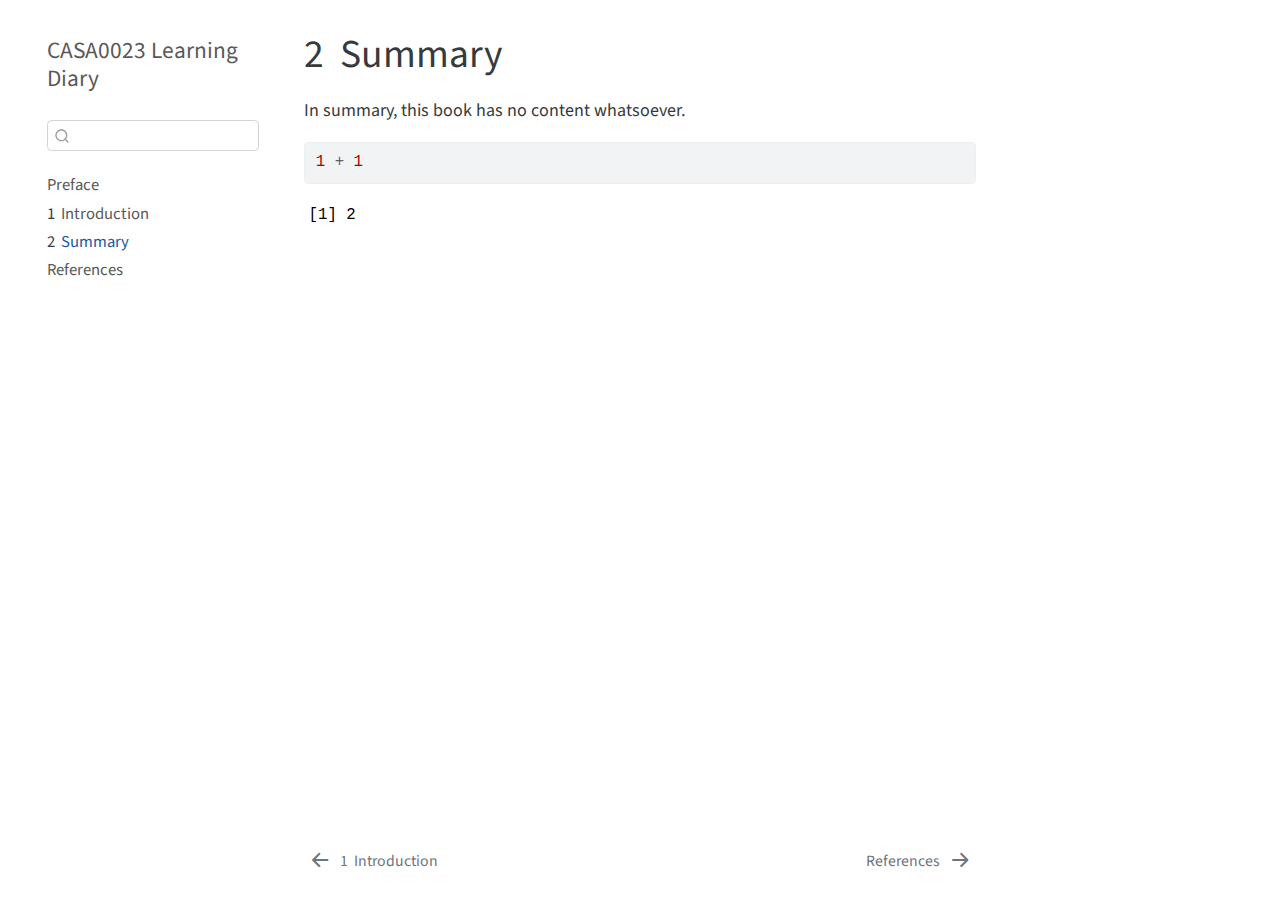
<file: docs/summary.html>
<!DOCTYPE html>
<html xmlns="http://www.w3.org/1999/xhtml" lang="en" xml:lang="en"><head>

<meta charset="utf-8">
<meta name="generator" content="quarto-1.2.313">

<meta name="viewport" content="width=device-width, initial-scale=1.0, user-scalable=yes">


<title>CASA0023 Learning Diary - 2&nbsp; Summary</title>
<style>
code{white-space: pre-wrap;}
span.smallcaps{font-variant: small-caps;}
div.columns{display: flex; gap: min(4vw, 1.5em);}
div.column{flex: auto; overflow-x: auto;}
div.hanging-indent{margin-left: 1.5em; text-indent: -1.5em;}
ul.task-list{list-style: none;}
ul.task-list li input[type="checkbox"] {
  width: 0.8em;
  margin: 0 0.8em 0.2em -1.6em;
  vertical-align: middle;
}
pre > code.sourceCode { white-space: pre; position: relative; }
pre > code.sourceCode > span { display: inline-block; line-height: 1.25; }
pre > code.sourceCode > span:empty { height: 1.2em; }
.sourceCode { overflow: visible; }
code.sourceCode > span { color: inherit; text-decoration: inherit; }
div.sourceCode { margin: 1em 0; }
pre.sourceCode { margin: 0; }
@media screen {
div.sourceCode { overflow: auto; }
}
@media print {
pre > code.sourceCode { white-space: pre-wrap; }
pre > code.sourceCode > span { text-indent: -5em; padding-left: 5em; }
}
pre.numberSource code
  { counter-reset: source-line 0; }
pre.numberSource code > span
  { position: relative; left: -4em; counter-increment: source-line; }
pre.numberSource code > span > a:first-child::before
  { content: counter(source-line);
    position: relative; left: -1em; text-align: right; vertical-align: baseline;
    border: none; display: inline-block;
    -webkit-touch-callout: none; -webkit-user-select: none;
    -khtml-user-select: none; -moz-user-select: none;
    -ms-user-select: none; user-select: none;
    padding: 0 4px; width: 4em;
    color: #aaaaaa;
  }
pre.numberSource { margin-left: 3em; border-left: 1px solid #aaaaaa;  padding-left: 4px; }
div.sourceCode
  {   }
@media screen {
pre > code.sourceCode > span > a:first-child::before { text-decoration: underline; }
}
code span.al { color: #ff0000; font-weight: bold; } /* Alert */
code span.an { color: #60a0b0; font-weight: bold; font-style: italic; } /* Annotation */
code span.at { color: #7d9029; } /* Attribute */
code span.bn { color: #40a070; } /* BaseN */
code span.bu { color: #008000; } /* BuiltIn */
code span.cf { color: #007020; font-weight: bold; } /* ControlFlow */
code span.ch { color: #4070a0; } /* Char */
code span.cn { color: #880000; } /* Constant */
code span.co { color: #60a0b0; font-style: italic; } /* Comment */
code span.cv { color: #60a0b0; font-weight: bold; font-style: italic; } /* CommentVar */
code span.do { color: #ba2121; font-style: italic; } /* Documentation */
code span.dt { color: #902000; } /* DataType */
code span.dv { color: #40a070; } /* DecVal */
code span.er { color: #ff0000; font-weight: bold; } /* Error */
code span.ex { } /* Extension */
code span.fl { color: #40a070; } /* Float */
code span.fu { color: #06287e; } /* Function */
code span.im { color: #008000; font-weight: bold; } /* Import */
code span.in { color: #60a0b0; font-weight: bold; font-style: italic; } /* Information */
code span.kw { color: #007020; font-weight: bold; } /* Keyword */
code span.op { color: #666666; } /* Operator */
code span.ot { color: #007020; } /* Other */
code span.pp { color: #bc7a00; } /* Preprocessor */
code span.sc { color: #4070a0; } /* SpecialChar */
code span.ss { color: #bb6688; } /* SpecialString */
code span.st { color: #4070a0; } /* String */
code span.va { color: #19177c; } /* Variable */
code span.vs { color: #4070a0; } /* VerbatimString */
code span.wa { color: #60a0b0; font-weight: bold; font-style: italic; } /* Warning */
</style>


<script src="site_libs/quarto-nav/quarto-nav.js"></script>
<script src="site_libs/quarto-nav/headroom.min.js"></script>
<script src="site_libs/clipboard/clipboard.min.js"></script>
<script src="site_libs/quarto-search/autocomplete.umd.js"></script>
<script src="site_libs/quarto-search/fuse.min.js"></script>
<script src="site_libs/quarto-search/quarto-search.js"></script>
<meta name="quarto:offset" content="./">
<link href="./references.html" rel="next">
<link href="./intro.html" rel="prev">
<script src="site_libs/quarto-html/quarto.js"></script>
<script src="site_libs/quarto-html/popper.min.js"></script>
<script src="site_libs/quarto-html/tippy.umd.min.js"></script>
<script src="site_libs/quarto-html/anchor.min.js"></script>
<link href="site_libs/quarto-html/tippy.css" rel="stylesheet">
<link href="site_libs/quarto-html/quarto-syntax-highlighting.css" rel="stylesheet" id="quarto-text-highlighting-styles">
<script src="site_libs/bootstrap/bootstrap.min.js"></script>
<link href="site_libs/bootstrap/bootstrap-icons.css" rel="stylesheet">
<link href="site_libs/bootstrap/bootstrap.min.css" rel="stylesheet" id="quarto-bootstrap" data-mode="light">
<script id="quarto-search-options" type="application/json">{
  "location": "sidebar",
  "copy-button": false,
  "collapse-after": 3,
  "panel-placement": "start",
  "type": "textbox",
  "limit": 20,
  "language": {
    "search-no-results-text": "No results",
    "search-matching-documents-text": "matching documents",
    "search-copy-link-title": "Copy link to search",
    "search-hide-matches-text": "Hide additional matches",
    "search-more-match-text": "more match in this document",
    "search-more-matches-text": "more matches in this document",
    "search-clear-button-title": "Clear",
    "search-detached-cancel-button-title": "Cancel",
    "search-submit-button-title": "Submit"
  }
}</script>


</head>

<body class="nav-sidebar floating">

<div id="quarto-search-results"></div>
  <header id="quarto-header" class="headroom fixed-top">
  <nav class="quarto-secondary-nav" data-bs-toggle="collapse" data-bs-target="#quarto-sidebar" aria-controls="quarto-sidebar" aria-expanded="false" aria-label="Toggle sidebar navigation" onclick="if (window.quartoToggleHeadroom) { window.quartoToggleHeadroom(); }">
    <div class="container-fluid d-flex justify-content-between">
      <h1 class="quarto-secondary-nav-title"><span class="chapter-number">2</span>&nbsp; <span class="chapter-title">Summary</span></h1>
      <button type="button" class="quarto-btn-toggle btn" aria-label="Show secondary navigation">
        <i class="bi bi-chevron-right"></i>
      </button>
    </div>
  </nav>
</header>
<!-- content -->
<div id="quarto-content" class="quarto-container page-columns page-rows-contents page-layout-article">
<!-- sidebar -->
  <nav id="quarto-sidebar" class="sidebar collapse sidebar-navigation floating overflow-auto">
    <div class="pt-lg-2 mt-2 text-left sidebar-header">
    <div class="sidebar-title mb-0 py-0">
      <a href="./">CASA0023 Learning Diary</a> 
    </div>
      </div>
      <div class="mt-2 flex-shrink-0 align-items-center">
        <div class="sidebar-search">
        <div id="quarto-search" class="" title="Search"></div>
        </div>
      </div>
    <div class="sidebar-menu-container"> 
    <ul class="list-unstyled mt-1">
        <li class="sidebar-item">
  <div class="sidebar-item-container"> 
  <a href="./index.html" class="sidebar-item-text sidebar-link">Preface</a>
  </div>
</li>
        <li class="sidebar-item">
  <div class="sidebar-item-container"> 
  <a href="./intro.html" class="sidebar-item-text sidebar-link"><span class="chapter-number">1</span>&nbsp; <span class="chapter-title">Introduction</span></a>
  </div>
</li>
        <li class="sidebar-item">
  <div class="sidebar-item-container"> 
  <a href="./summary.html" class="sidebar-item-text sidebar-link active"><span class="chapter-number">2</span>&nbsp; <span class="chapter-title">Summary</span></a>
  </div>
</li>
        <li class="sidebar-item">
  <div class="sidebar-item-container"> 
  <a href="./references.html" class="sidebar-item-text sidebar-link">References</a>
  </div>
</li>
    </ul>
    </div>
</nav>
<!-- margin-sidebar -->
    <div id="quarto-margin-sidebar" class="sidebar margin-sidebar">
        
    </div>
<!-- main -->
<main class="content" id="quarto-document-content">

<header id="title-block-header" class="quarto-title-block default">
<div class="quarto-title">
<h1 class="title d-none d-lg-block"><span class="chapter-number">2</span>&nbsp; <span class="chapter-title">Summary</span></h1>
</div>



<div class="quarto-title-meta">

    
  
    
  </div>
  

</header>

<p>In summary, this book has no content whatsoever.</p>
<div class="cell">
<div class="sourceCode cell-code" id="cb1"><pre class="sourceCode r code-with-copy"><code class="sourceCode r"><span id="cb1-1"><a href="#cb1-1" aria-hidden="true" tabindex="-1"></a><span class="dv">1</span> <span class="sc">+</span> <span class="dv">1</span></span></code><button title="Copy to Clipboard" class="code-copy-button"><i class="bi"></i></button></pre></div>
<div class="cell-output cell-output-stdout">
<pre><code>[1] 2</code></pre>
</div>
</div>



</main> <!-- /main -->
<script id="quarto-html-after-body" type="application/javascript">
window.document.addEventListener("DOMContentLoaded", function (event) {
  const toggleBodyColorMode = (bsSheetEl) => {
    const mode = bsSheetEl.getAttribute("data-mode");
    const bodyEl = window.document.querySelector("body");
    if (mode === "dark") {
      bodyEl.classList.add("quarto-dark");
      bodyEl.classList.remove("quarto-light");
    } else {
      bodyEl.classList.add("quarto-light");
      bodyEl.classList.remove("quarto-dark");
    }
  }
  const toggleBodyColorPrimary = () => {
    const bsSheetEl = window.document.querySelector("link#quarto-bootstrap");
    if (bsSheetEl) {
      toggleBodyColorMode(bsSheetEl);
    }
  }
  toggleBodyColorPrimary();  
  const icon = "";
  const anchorJS = new window.AnchorJS();
  anchorJS.options = {
    placement: 'right',
    icon: icon
  };
  anchorJS.add('.anchored');
  const clipboard = new window.ClipboardJS('.code-copy-button', {
    target: function(trigger) {
      return trigger.previousElementSibling;
    }
  });
  clipboard.on('success', function(e) {
    // button target
    const button = e.trigger;
    // don't keep focus
    button.blur();
    // flash "checked"
    button.classList.add('code-copy-button-checked');
    var currentTitle = button.getAttribute("title");
    button.setAttribute("title", "Copied!");
    let tooltip;
    if (window.bootstrap) {
      button.setAttribute("data-bs-toggle", "tooltip");
      button.setAttribute("data-bs-placement", "left");
      button.setAttribute("data-bs-title", "Copied!");
      tooltip = new bootstrap.Tooltip(button, 
        { trigger: "manual", 
          customClass: "code-copy-button-tooltip",
          offset: [0, -8]});
      tooltip.show();    
    }
    setTimeout(function() {
      if (tooltip) {
        tooltip.hide();
        button.removeAttribute("data-bs-title");
        button.removeAttribute("data-bs-toggle");
        button.removeAttribute("data-bs-placement");
      }
      button.setAttribute("title", currentTitle);
      button.classList.remove('code-copy-button-checked');
    }, 1000);
    // clear code selection
    e.clearSelection();
  });
  function tippyHover(el, contentFn) {
    const config = {
      allowHTML: true,
      content: contentFn,
      maxWidth: 500,
      delay: 100,
      arrow: false,
      appendTo: function(el) {
          return el.parentElement;
      },
      interactive: true,
      interactiveBorder: 10,
      theme: 'quarto',
      placement: 'bottom-start'
    };
    window.tippy(el, config); 
  }
  const noterefs = window.document.querySelectorAll('a[role="doc-noteref"]');
  for (var i=0; i<noterefs.length; i++) {
    const ref = noterefs[i];
    tippyHover(ref, function() {
      // use id or data attribute instead here
      let href = ref.getAttribute('data-footnote-href') || ref.getAttribute('href');
      try { href = new URL(href).hash; } catch {}
      const id = href.replace(/^#\/?/, "");
      const note = window.document.getElementById(id);
      return note.innerHTML;
    });
  }
  const findCites = (el) => {
    const parentEl = el.parentElement;
    if (parentEl) {
      const cites = parentEl.dataset.cites;
      if (cites) {
        return {
          el,
          cites: cites.split(' ')
        };
      } else {
        return findCites(el.parentElement)
      }
    } else {
      return undefined;
    }
  };
  var bibliorefs = window.document.querySelectorAll('a[role="doc-biblioref"]');
  for (var i=0; i<bibliorefs.length; i++) {
    const ref = bibliorefs[i];
    const citeInfo = findCites(ref);
    if (citeInfo) {
      tippyHover(citeInfo.el, function() {
        var popup = window.document.createElement('div');
        citeInfo.cites.forEach(function(cite) {
          var citeDiv = window.document.createElement('div');
          citeDiv.classList.add('hanging-indent');
          citeDiv.classList.add('csl-entry');
          var biblioDiv = window.document.getElementById('ref-' + cite);
          if (biblioDiv) {
            citeDiv.innerHTML = biblioDiv.innerHTML;
          }
          popup.appendChild(citeDiv);
        });
        return popup.innerHTML;
      });
    }
  }
});
</script>
<nav class="page-navigation">
  <div class="nav-page nav-page-previous">
      <a href="./intro.html" class="pagination-link">
        <i class="bi bi-arrow-left-short"></i> <span class="nav-page-text"><span class="chapter-number">1</span>&nbsp; <span class="chapter-title">Introduction</span></span>
      </a>          
  </div>
  <div class="nav-page nav-page-next">
      <a href="./references.html" class="pagination-link">
        <span class="nav-page-text">References</span> <i class="bi bi-arrow-right-short"></i>
      </a>
  </div>
</nav>
</div> <!-- /content -->



</body></html>
</file>
<file: docs/site_libs/quarto-html/tippy.css>
.tippy-box[data-animation=fade][data-state=hidden]{opacity:0}[data-tippy-root]{max-width:calc(100vw - 10px)}.tippy-box{position:relative;background-color:#333;color:#fff;border-radius:4px;font-size:14px;line-height:1.4;white-space:normal;outline:0;transition-property:transform,visibility,opacity}.tippy-box[data-placement^=top]>.tippy-arrow{bottom:0}.tippy-box[data-placement^=top]>.tippy-arrow:before{bottom:-7px;left:0;border-width:8px 8px 0;border-top-color:initial;transform-origin:center top}.tippy-box[data-placement^=bottom]>.tippy-arrow{top:0}.tippy-box[data-placement^=bottom]>.tippy-arrow:before{top:-7px;left:0;border-width:0 8px 8px;border-bottom-color:initial;transform-origin:center bottom}.tippy-box[data-placement^=left]>.tippy-arrow{right:0}.tippy-box[data-placement^=left]>.tippy-arrow:before{border-width:8px 0 8px 8px;border-left-color:initial;right:-7px;transform-origin:center left}.tippy-box[data-placement^=right]>.tippy-arrow{left:0}.tippy-box[data-placement^=right]>.tippy-arrow:before{left:-7px;border-width:8px 8px 8px 0;border-right-color:initial;transform-origin:center right}.tippy-box[data-inertia][data-state=visible]{transition-timing-function:cubic-bezier(.54,1.5,.38,1.11)}.tippy-arrow{width:16px;height:16px;color:#333}.tippy-arrow:before{content:"";position:absolute;border-color:transparent;border-style:solid}.tippy-content{position:relative;padding:5px 9px;z-index:1}
</file>
<file: docs/site_libs/quarto-html/quarto-syntax-highlighting.css>
/* quarto syntax highlight colors */
:root {
  --quarto-hl-ot-color: #003B4F;
  --quarto-hl-at-color: #657422;
  --quarto-hl-ss-color: #20794D;
  --quarto-hl-an-color: #5E5E5E;
  --quarto-hl-fu-color: #4758AB;
  --quarto-hl-st-color: #20794D;
  --quarto-hl-cf-color: #003B4F;
  --quarto-hl-op-color: #5E5E5E;
  --quarto-hl-er-color: #AD0000;
  --quarto-hl-bn-color: #AD0000;
  --quarto-hl-al-color: #AD0000;
  --quarto-hl-va-color: #111111;
  --quarto-hl-bu-color: inherit;
  --quarto-hl-ex-color: inherit;
  --quarto-hl-pp-color: #AD0000;
  --quarto-hl-in-color: #5E5E5E;
  --quarto-hl-vs-color: #20794D;
  --quarto-hl-wa-color: #5E5E5E;
  --quarto-hl-do-color: #5E5E5E;
  --quarto-hl-im-color: #00769E;
  --quarto-hl-ch-color: #20794D;
  --quarto-hl-dt-color: #AD0000;
  --quarto-hl-fl-color: #AD0000;
  --quarto-hl-co-color: #5E5E5E;
  --quarto-hl-cv-color: #5E5E5E;
  --quarto-hl-cn-color: #8f5902;
  --quarto-hl-sc-color: #5E5E5E;
  --quarto-hl-dv-color: #AD0000;
  --quarto-hl-kw-color: #003B4F;
}

/* other quarto variables */
:root {
  --quarto-font-monospace: SFMono-Regular, Menlo, Monaco, Consolas, "Liberation Mono", "Courier New", monospace;
}

pre > code.sourceCode > span {
  color: #003B4F;
}

code span {
  color: #003B4F;
}

code.sourceCode > span {
  color: #003B4F;
}

div.sourceCode,
div.sourceCode pre.sourceCode {
  color: #003B4F;
}

code span.ot {
  color: #003B4F;
}

code span.at {
  color: #657422;
}

code span.ss {
  color: #20794D;
}

code span.an {
  color: #5E5E5E;
}

code span.fu {
  color: #4758AB;
}

code span.st {
  color: #20794D;
}

code span.cf {
  color: #003B4F;
}

code span.op {
  color: #5E5E5E;
}

code span.er {
  color: #AD0000;
}

code span.bn {
  color: #AD0000;
}

code span.al {
  color: #AD0000;
}

code span.va {
  color: #111111;
}

code span.pp {
  color: #AD0000;
}

code span.in {
  color: #5E5E5E;
}

code span.vs {
  color: #20794D;
}

code span.wa {
  color: #5E5E5E;
  font-style: italic;
}

code span.do {
  color: #5E5E5E;
  font-style: italic;
}

code span.im {
  color: #00769E;
}

code span.ch {
  color: #20794D;
}

code span.dt {
  color: #AD0000;
}

code span.fl {
  color: #AD0000;
}

code span.co {
  color: #5E5E5E;
}

code span.cv {
  color: #5E5E5E;
  font-style: italic;
}

code span.cn {
  color: #8f5902;
}

code span.sc {
  color: #5E5E5E;
}

code span.dv {
  color: #AD0000;
}

code span.kw {
  color: #003B4F;
}

.prevent-inlining {
  content: "</";
}

/*# sourceMappingURL=debc5d5d77c3f9108843748ff7464032.css.map */
</file>
